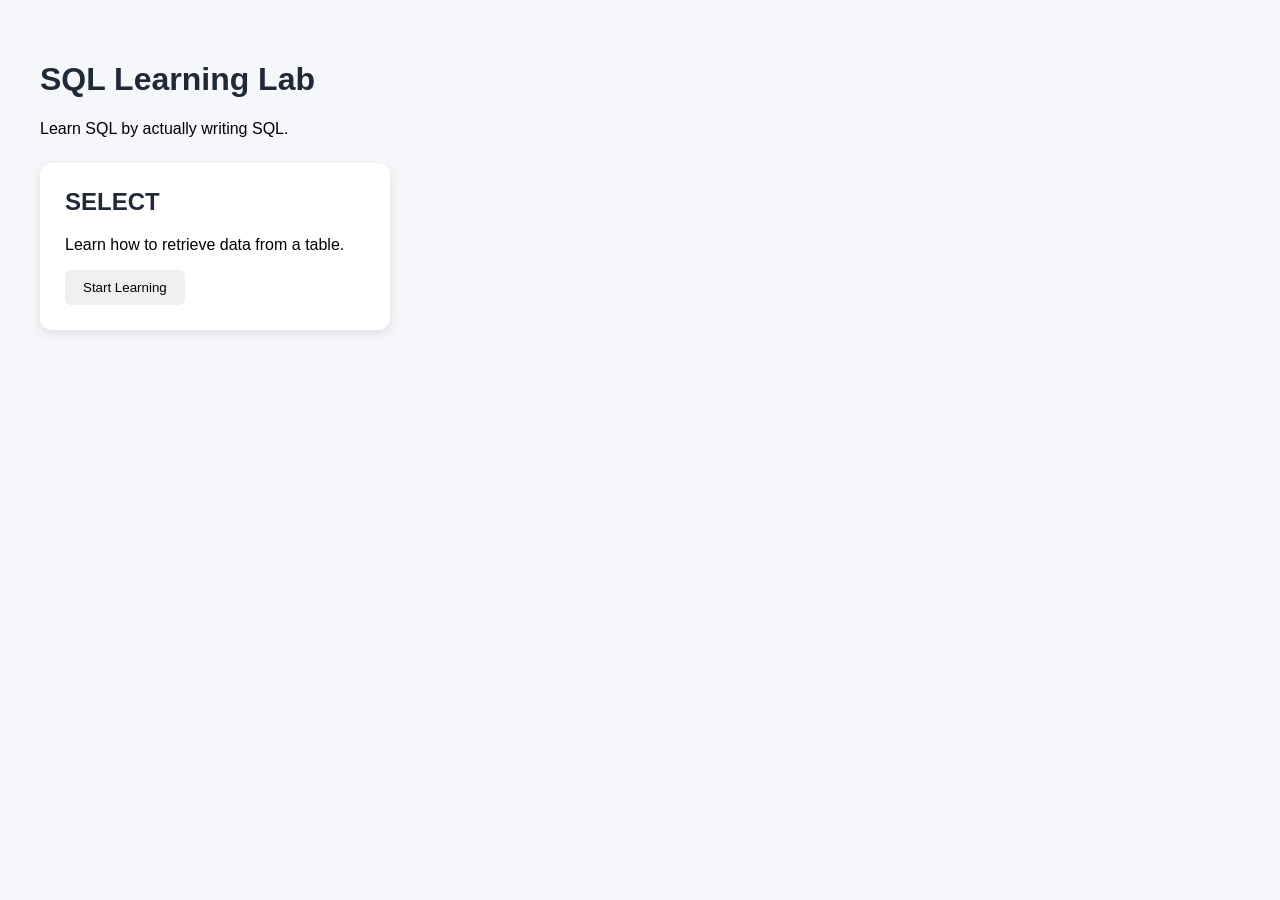
<file: index.html>
<!DOCTYPE html>
<html>
<head>
    <title>Erito Learning Lab</title>
    <link rel="stylesheet" href="style.css">
</head>

<body>

    <h1>SQL Learning Lab</h1>

    <p>Learn SQL by actually writing SQL.</p>

    <div class="lesson-card">
        <h2>
            <a href="lessons/select.html">SELECT</a>
        </h2>

        <p>Learn how to retrieve data from a table.</p>

        <button id="startButton">Start Learning</button>
    </div>

    <div id="lessonPopup" class="popup">
        <div class="popup-content">

            <h2>SELECT</h2>

            <p>
                SELECT is used to retrieve data
                from a database table.
            </p>

            <h3>Basic Syntax</h3>

            <pre><code id="sqlExample">SELECT name
FROM customers;</code></pre>

            <button id="exampleButton">Show another example</button>

            <br><br>

            <button id="closeButton">Got it</button>

        </div>
    </div>

    <script src="js/app.js"></script>

</body>
</html>
</file>
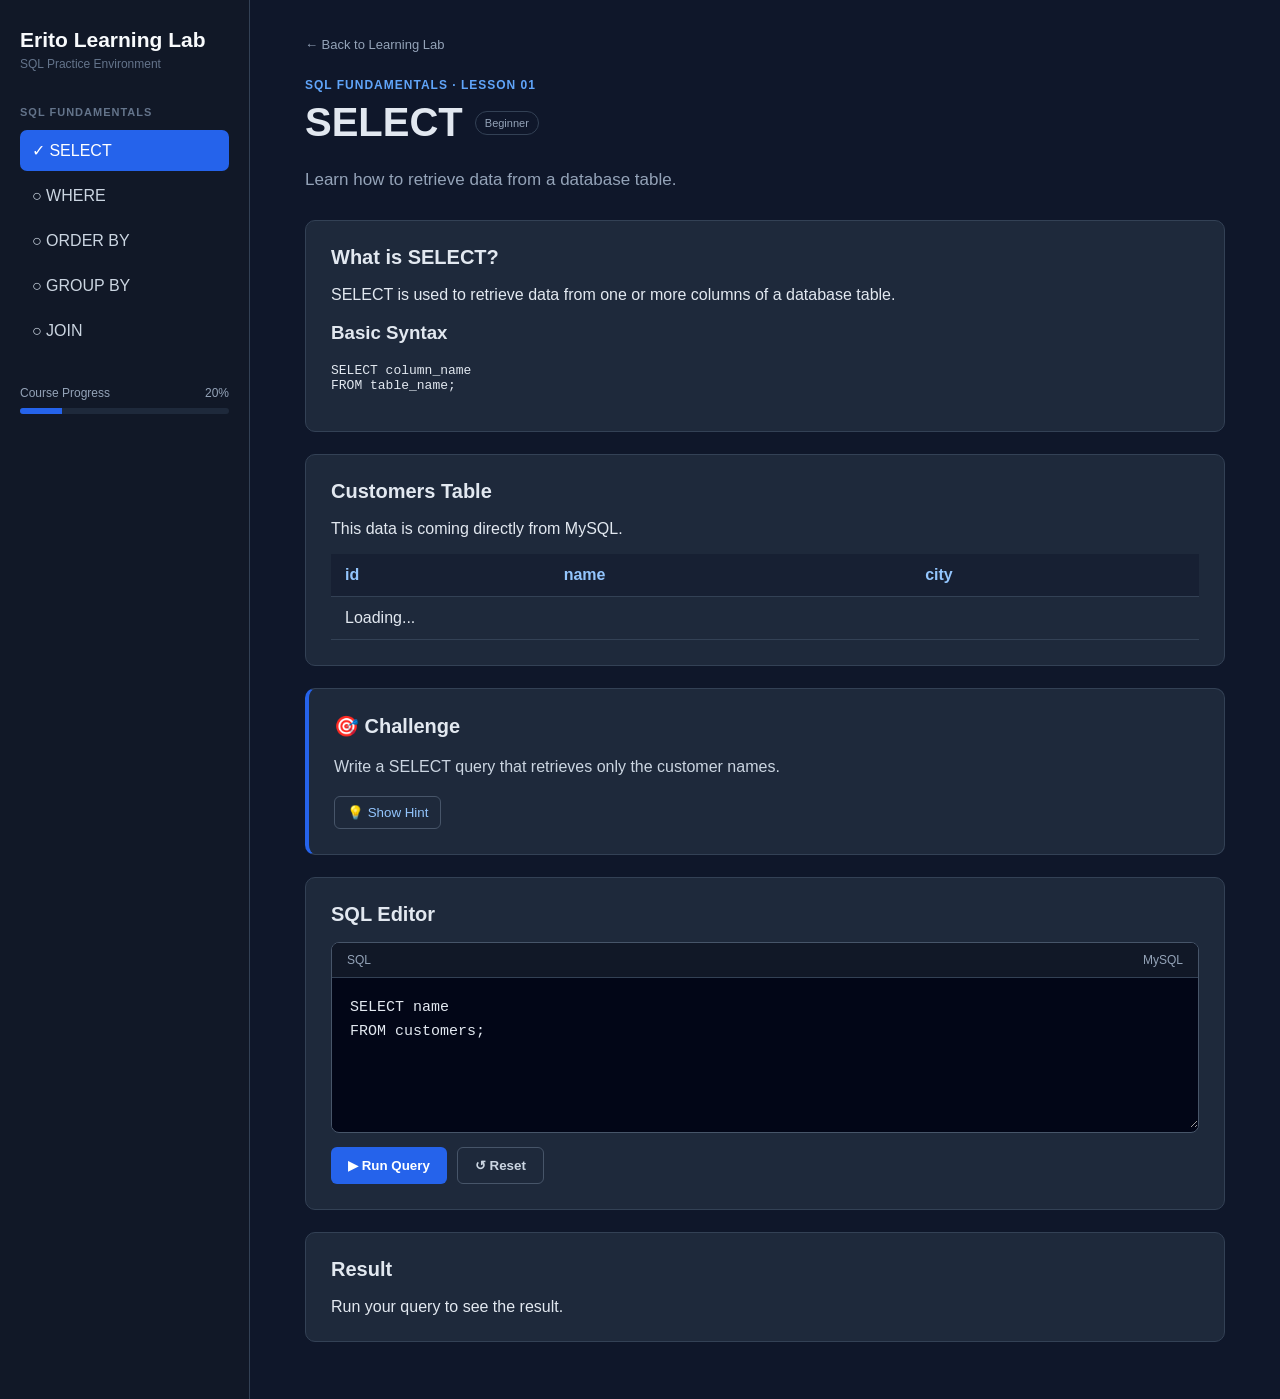
<file: lessons/select.html>
<!DOCTYPE html>
<html>

<head>
    <title>SELECT | Erito Learning Lab</title>
    <link rel="stylesheet" href="../css/lesson.css">
</head>

<body>

    <div class="lesson-layout">

        <aside class="sidebar">

            <div class="logo">
                Erito Learning Lab
            </div>

            <div class="logo-subtitle">
                SQL Practice Environment
            </div>

            <h3>SQL Fundamentals</h3>

            <ul class="lesson-list">

                <li>
                    <a href="select.html" class="active">
                        ✓ SELECT
                    </a>
                </li>

                <li>
                    <a href="#">
                        ○ WHERE
                    </a>
                </li>

                <li>
                    <a href="#">
                        ○ ORDER BY
                    </a>
                </li>

                <li>
                    <a href="#">
                        ○ GROUP BY
                    </a>
                </li>

                <li>
                    <a href="#">
                        ○ JOIN
                    </a>
                </li>

            </ul>


            <div class="progress-section">

                <div class="progress-label">
                    <span>Course Progress</span>
                    <span>20%</span>
                </div>

                <div class="progress-bar">
                    <div class="progress-fill"></div>
                </div>

            </div>

        </aside>


        <main class="main-content">

            <a href="../index.html" class="back-link">
                ← Back to Learning Lab
            </a>


            <div class="lesson-header">

                <div class="lesson-label">
                    SQL Fundamentals · Lesson 01
                </div>

                <div class="lesson-title-row">

                    <h1>SELECT</h1>

                    <span class="difficulty">
                        Beginner
                    </span>

                </div>

                <p>
                    Learn how to retrieve data from a database table.
                </p>

            </div>


            <section class="card">

                <h2>What is SELECT?</h2>

                <p>
                    SELECT is used to retrieve data from one or more
                    columns of a database table.
                </p>

                <h3>Basic Syntax</h3>

                <pre><code>SELECT column_name
FROM table_name;</code></pre>

            </section>


            <section class="card">

                <h2>Customers Table</h2>

                <p>
                    This data is coming directly from MySQL.
                </p>

                <table class="data-table">

                    <thead>

                        <tr>
                            <th>id</th>
                            <th>name</th>
                            <th>city</th>
                        </tr>

                    </thead>

                    <tbody id="customerTable">

                        <tr>
                            <td colspan="3">Loading...</td>
                        </tr>

                    </tbody>

                </table>

            </section>


            <section class="card challenge">

                <h2>🎯 Challenge</h2>

                <p class="challenge-text">
                    Write a SELECT query that retrieves only
                    the customer names.
                </p>

                <div class="hint">

                    <button id="hintButton">
                        💡 Show Hint
                    </button>

                    <div id="hintText" class="hint-text">
                        Select the <strong>name</strong> column
                        from the <strong>customers</strong> table.
                    </div>

                </div>

            </section>


            <section class="card">

                <h2>SQL Editor</h2>

                <div class="editor">

                    <div class="editor-header">
                        <span>SQL</span>
                        <span>MySQL</span>
                    </div>

                    <textarea id="sqlInput">SELECT name
FROM customers;</textarea>

                </div>

                <div class="button-row">

                    <button id="runButton">
                        ▶ Run Query
                    </button>

                    <button id="resetButton">
                        ↺ Reset
                    </button>

                </div>

            </section>


            <section class="card">

                <h2>Result</h2>

                <div id="queryResult">
                    Run your query to see the result.
                </div>

            </section>

        </main>

    </div>


    <script>

        // Load customers

        fetch("http://127.0.0.1:5000/api/customers")

            .then(response => response.json())

            .then(customers => {

                const table = document.getElementById("customerTable");

                table.innerHTML = "";

                customers.forEach(customer => {

                    const row = document.createElement("tr");

                    row.innerHTML = `
                        <td>${customer.id}</td>
                        <td>${customer.name}</td>
                        <td>${customer.city}</td>
                    `;

                    table.appendChild(row);

                });

            })

            .catch(error => {

                console.error("Error loading customers:", error);

            });


        // Hint

        document.getElementById("hintButton").addEventListener("click", function () {

            const hint = document.getElementById("hintText");

            if (hint.style.display === "block") {

                hint.style.display = "none";

                this.textContent = "💡 Show Hint";

            } else {

                hint.style.display = "block";

                this.textContent = "💡 Hide Hint";

            }

        });


        // Run SQL

        document.getElementById("runButton").addEventListener("click", function () {

            const query = document.getElementById("sqlInput").value;

            const result = document.getElementById("queryResult");

            const button = document.getElementById("runButton");

            button.textContent = "⏳ Running...";

            button.disabled = true;

            result.innerHTML = "Running query...";


            fetch("http://127.0.0.1:5000/api/query", {

                method: "POST",

                headers: {
                    "Content-Type": "application/json"
                },

                body: JSON.stringify({
                    query: query
                })

            })

            .then(response => response.json())

            .then(data => {

                result.innerHTML = "";


                // Database error

                if (data.error) {

                    const errorMessage = document.createElement("div");

                    errorMessage.className = "result-message";

                    errorMessage.textContent =
                        "❌ Query Error: " + data.error;

                    result.appendChild(errorMessage);

                    return;
                }


                // Normalize SQL

                const normalizedQuery = query
                    .trim()
                    .toLowerCase()
                    .replace(/\s+/g, " ")
                    .replace(/;$/, "");


                const expectedQuery = "select name from customers";


                // Feedback

                const feedback = document.createElement("div");

                feedback.className = "result-message";


                if (normalizedQuery === expectedQuery) {

                    feedback.textContent =
                        "✅ Correct! You selected only the name column.";

                } else if (normalizedQuery.includes("select city")) {

                    feedback.textContent =
                        "❌ You selected the city column. This challenge asks for the name column.";

                } else {

                    feedback.textContent =
                        "❌ Not quite. The challenge asks you to retrieve only the name column.";

                }

                result.appendChild(feedback);


                // Result table

                const table = document.createElement("table");

                table.className = "result-table";


                const headerRow = document.createElement("tr");


                data.columns.forEach(column => {

                    const header = document.createElement("th");

                    header.textContent = column;

                    headerRow.appendChild(header);

                });


                table.appendChild(headerRow);


                data.rows.forEach(row => {

                    const tableRow = document.createElement("tr");


                    row.forEach(value => {

                        const cell = document.createElement("td");

                        cell.textContent = value;

                        tableRow.appendChild(cell);

                    });


                    table.appendChild(tableRow);

                });


                result.appendChild(table);

            })

            .catch(error => {

                result.innerHTML =
                    "❌ Could not connect to the SQL server.";

                console.error("Query error:", error);

            })

            .finally(() => {

                button.textContent = "▶ Run Query";

                button.disabled = false;

            });

        });


        // Reset

        document.getElementById("resetButton").addEventListener("click", function () {

            document.getElementById("sqlInput").value =
                "SELECT name\nFROM customers;";

            document.getElementById("queryResult").innerHTML =
                "Run your query to see the result.";

        });

    </script>

</body>

</html>
</file>
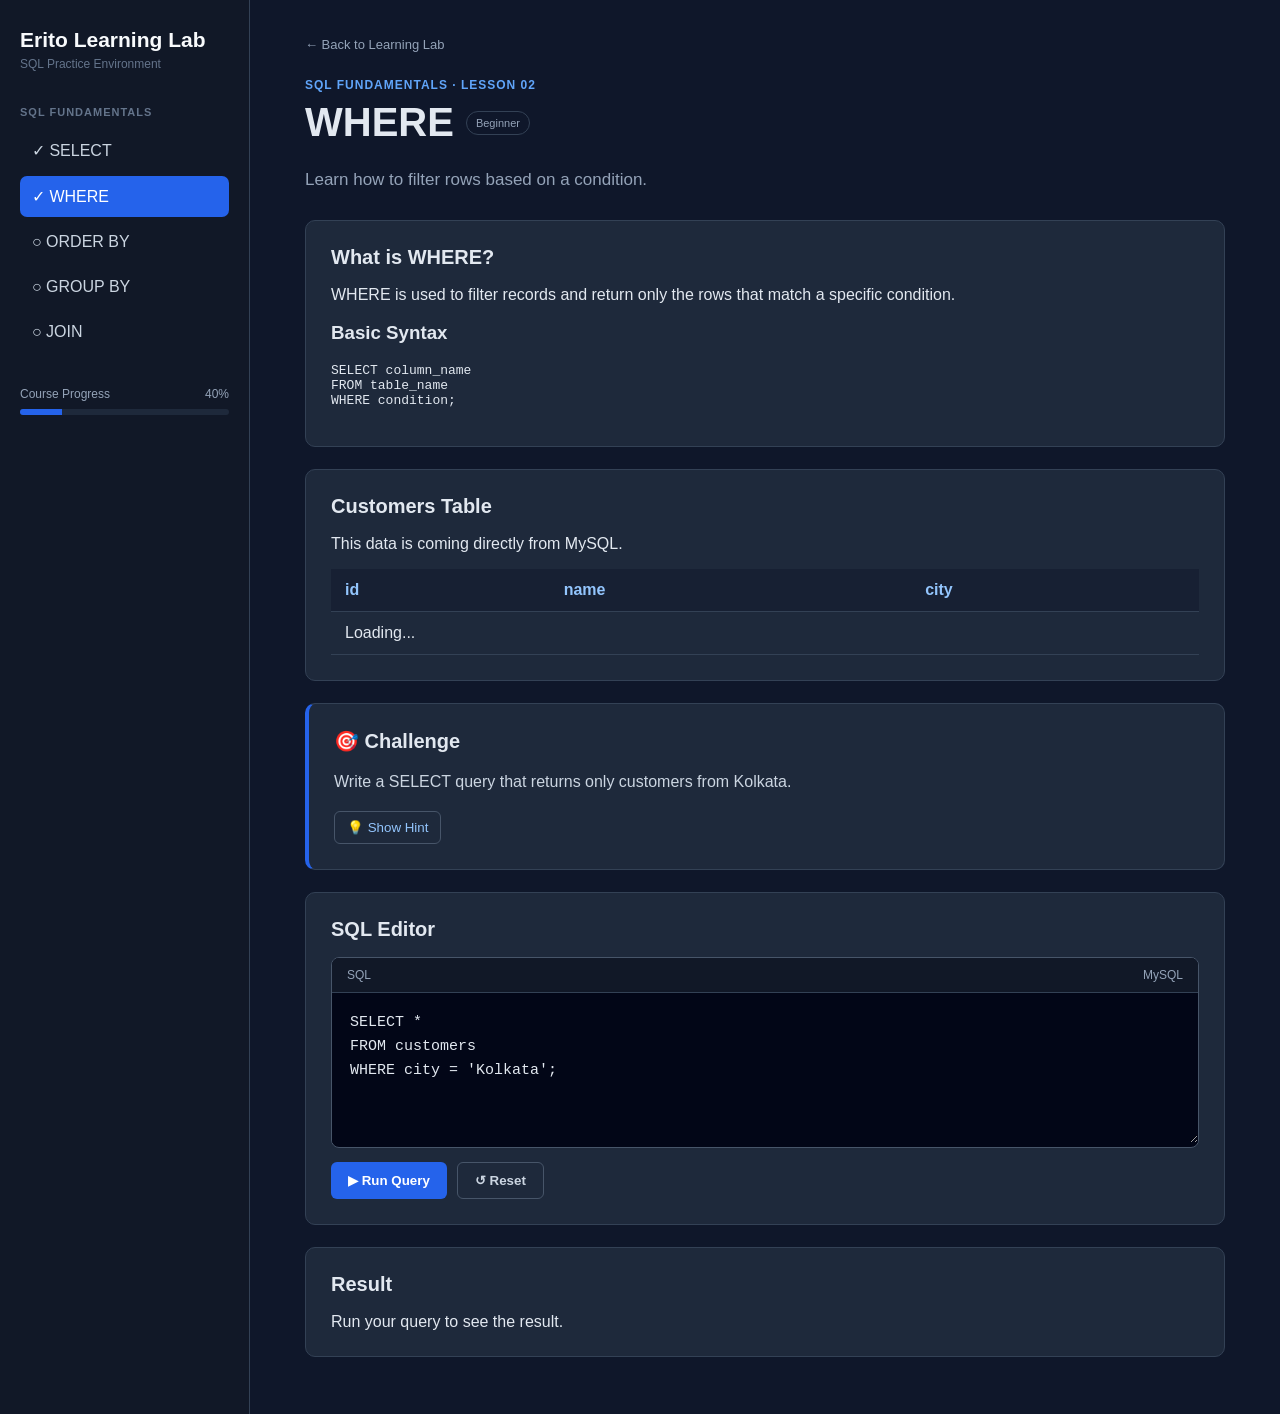
<file: lessons/where.html>
<!DOCTYPE html>
<html>

<head>
    <title>WHERE | Erito Learning Lab</title>
    <link rel="stylesheet" href="../css/lesson.css">
</head>

<body
    data-expected-query="select * from customers where city = 'kolkata'"
    data-default-query="SELECT *&#10;FROM customers&#10;WHERE city = 'Kolkata';"
>

    <div class="lesson-layout">

        <aside class="sidebar">

            <div class="logo">
                Erito Learning Lab
            </div>

            <div class="logo-subtitle">
                SQL Practice Environment
            </div>

            <h3>SQL Fundamentals</h3>

            <ul class="lesson-list">

                <li>
                    <a href="select.html">
                        ✓ SELECT
                    </a>
                </li>

                <li>
                    <a href="where.html" class="active">
                        ✓ WHERE
                    </a>
                </li>

                <li>
                    <a href="#">
                        ○ ORDER BY
                    </a>
                </li>

                <li>
                    <a href="#">
                        ○ GROUP BY
                    </a>
                </li>

                <li>
                    <a href="#">
                        ○ JOIN
                    </a>
                </li>

            </ul>

            <div class="progress-section">

                <div class="progress-label">
                    <span>Course Progress</span>
                    <span>40%</span>
                </div>

                <div class="progress-bar">
                    <div class="progress-fill"></div>
                </div>

            </div>

        </aside>


        <main class="main-content">

            <a href="../index.html" class="back-link">
                ← Back to Learning Lab
            </a>


            <div class="lesson-header">

                <div class="lesson-label">
                    SQL Fundamentals · Lesson 02
                </div>

                <div class="lesson-title-row">

                    <h1>WHERE</h1>

                    <span class="difficulty">
                        Beginner
                    </span>

                </div>

                <p>
                    Learn how to filter rows based on a condition.
                </p>

            </div>


            <section class="card">

                <h2>What is WHERE?</h2>

                <p>
                    WHERE is used to filter records and return
                    only the rows that match a specific condition.
                </p>

                <h3>Basic Syntax</h3>

                <pre><code>SELECT column_name
FROM table_name
WHERE condition;</code></pre>

            </section>


            <section class="card">

                <h2>Customers Table</h2>

                <p>
                    This data is coming directly from MySQL.
                </p>

                <table class="data-table">

                    <thead>

                        <tr>
                            <th>id</th>
                            <th>name</th>
                            <th>city</th>
                        </tr>

                    </thead>

                    <tbody id="customerTable">

                        <tr>
                            <td colspan="3">Loading...</td>
                        </tr>

                    </tbody>

                </table>

            </section>


            <section class="card challenge">

                <h2>🎯 Challenge</h2>

                <p class="challenge-text">
                    Write a SELECT query that returns only
                    customers from Kolkata.
                </p>

                <div class="hint">

                    <button id="hintButton">
                        💡 Show Hint
                    </button>

                    <div id="hintText" class="hint-text">

                        Use <strong>WHERE</strong> to filter the
                        <strong>city</strong> column.

                    </div>

                </div>

            </section>


            <section class="card">

                <h2>SQL Editor</h2>

                <div class="editor">

                    <div class="editor-header">
                        <span>SQL</span>
                        <span>MySQL</span>
                    </div>

                    <textarea id="sqlInput">SELECT *
FROM customers
WHERE city = 'Kolkata';</textarea>

                </div>

                <div class="button-row">

                    <button id="runButton">
                        ▶ Run Query
                    </button>

                    <button id="resetButton">
                        ↺ Reset
                    </button>

                </div>

            </section>


            <section class="card">

                <h2>Result</h2>

                <div id="queryResult">
                    Run your query to see the result.
                </div>

            </section>

        </main>

    </div>


    <script src="../js/lesson.js"></script>

</body>

</html>
</file>
<file: style.css>
body {
    font-family: Arial, sans-serif;
    background-color: #f5f7fa;
    margin: 0;
    padding: 40px;
}

h1 {
    color: #1f2937;
}

.lesson-card {
    background-color: white;
    width: 300px;
    padding: 25px;
    margin-top: 25px;
    border-radius: 12px;
    box-shadow: 0 4px 12px rgba(0, 0, 0, 0.1);
}

.lesson-card h2 {
    margin-top: 0;
}

.lesson-card a {
    color: #1f2937;
    text-decoration: none;
}

.lesson-card button {
    padding: 10px 18px;
    border: none;
    border-radius: 6px;
    cursor: pointer;
}

.popup {
    display: none;
    position: fixed;
    top: 0;
    left: 0;
    width: 100%;
    height: 100%;
    background-color: rgba(0, 0, 0, 0.5);
}

.popup-content {
    background-color: white;
    width: 400px;
    padding: 30px;
    border-radius: 12px;
    margin: 100px auto;
}
</file>
<file: css/lesson.css>
* {
    box-sizing: border-box;
}

body {
    margin: 0;
    font-family: Arial, sans-serif;
    background: #0f172a;
    color: #e2e8f0;
}

.lesson-layout {
    display: flex;
    min-height: 100vh;
}

/* Sidebar */

.sidebar {
    width: 250px;
    flex-shrink: 0;
    background: #111827;
    border-right: 1px solid #334155;
    padding: 28px 20px;
}

.logo {
    font-size: 21px;
    font-weight: 700;
    color: #f8fafc;
}

.logo-subtitle {
    color: #64748b;
    font-size: 12px;
    margin-top: 5px;
    margin-bottom: 35px;
}

.sidebar h3 {
    color: #64748b;
    font-size: 11px;
    text-transform: uppercase;
    letter-spacing: 1px;
}

.lesson-list {
    list-style: none;
    padding: 0;
    margin: 12px 0 30px;
}

.lesson-list li {
    margin-bottom: 5px;
}

.lesson-list a {
    display: block;
    padding: 11px 12px;
    color: #cbd5e1;
    text-decoration: none;
    border-radius: 7px;
    transition: 0.2s;
}

.lesson-list a:hover {
    background: #1e293b;
}

.lesson-list .active {
    background: #2563eb;
    color: white;
}

/* Progress */

.progress-section {
    margin-top: 35px;
}

.progress-label {
    display: flex;
    justify-content: space-between;
    color: #94a3b8;
    font-size: 12px;
    margin-bottom: 8px;
}

.progress-bar {
    height: 6px;
    background: #1e293b;
    border-radius: 10px;
    overflow: hidden;
}

.progress-fill {
    width: 20%;
    height: 100%;
    background: #2563eb;
}

/* Main */

.main-content {
    flex: 1;
    max-width: 1100px;
    padding: 35px 55px;
}

.back-link {
    color: #94a3b8;
    text-decoration: none;
    font-size: 13px;
}

.back-link:hover {
    color: #60a5fa;
}

.lesson-header {
    margin: 25px 0 30px;
}

.lesson-label {
    color: #60a5fa;
    font-size: 12px;
    font-weight: bold;
    text-transform: uppercase;
    letter-spacing: 1px;
}

.lesson-title-row {
    display: flex;
    align-items: center;
    gap: 12px;
}

.lesson-header h1 {
    font-size: 40px;
    margin: 8px 0;
}

.difficulty {
    padding: 5px 9px;
    border: 1px solid #334155;
    border-radius: 20px;
    color: #94a3b8;
    font-size: 11px;
}

.lesson-header p {
    color: #94a3b8;
    font-size: 17px;
}

/* Cards */

.card {
    background: #1e293b;
    border: 1px solid #334155;
    border-radius: 10px;
    padding: 25px;
    margin-bottom: 22px;
}

.card h2 {
    margin-top: 0;
    font-size: 20px;
}

/* Challenge */

.challenge {
    border-left: 4px solid #2563eb;
}

.challenge-text {
    color: #cbd5e1;
    line-height: 1.6;
}

.hint {
    margin-top: 15px;
}

.hint button {
    background: transparent;
    border: 1px solid #475569;
    color: #93c5fd;
    padding: 8px 12px;
    border-radius: 6px;
    cursor: pointer;
}

.hint-text {
    display: none;
    margin-top: 12px;
    padding: 12px;
    background: #172033;
    border-radius: 6px;
    color: #cbd5e1;
}

/* Tables */

.data-table,
.result-table {
    width: 100%;
    border-collapse: collapse;
    margin-top: 15px;
}

.data-table th,
.data-table td,
.result-table th,
.result-table td {
    text-align: left;
    padding: 12px 14px;
    border-bottom: 1px solid #334155;
}

.data-table th,
.result-table th {
    color: #93c5fd;
    background: #172033;
}

/* SQL Editor */

.editor {
    background: #020617;
    border: 1px solid #475569;
    border-radius: 8px;
    overflow: hidden;
}

.editor-header {
    display: flex;
    justify-content: space-between;
    padding: 10px 15px;
    background: #111827;
    border-bottom: 1px solid #334155;
    color: #94a3b8;
    font-size: 12px;
}

#sqlInput {
    width: 100%;
    min-height: 150px;
    padding: 18px;
    border: none;
    outline: none;
    resize: vertical;
    background: #020617;
    color: #e2e8f0;
    font-family: Consolas, monospace;
    font-size: 15px;
    line-height: 1.6;
}

/* Buttons */

.button-row {
    display: flex;
    gap: 10px;
    margin-top: 14px;
}

#runButton,
#resetButton {
    padding: 10px 17px;
    border-radius: 6px;
    font-weight: bold;
    cursor: pointer;
}

#runButton {
    border: none;
    background: #2563eb;
    color: white;
}

#runButton:hover {
    background: #1d4ed8;
}

#resetButton {
    background: transparent;
    border: 1px solid #475569;
    color: #cbd5e1;
}

#resetButton:hover {
    background: #1e293b;
}

/* Results */

.result-message {
    padding: 12px 15px;
    border-radius: 7px;
    margin-bottom: 15px;
    background: #172033;
}

.result-table {
    border: 1px solid #334155;
}

/* Mobile */

@media (max-width: 800px) {

    .lesson-layout {
        flex-direction: column;
    }

    .sidebar {
        width: 100%;
        border-right: none;
        border-bottom: 1px solid #334155;
    }

    .main-content {
        padding: 25px 20px;
    }
}
</file>
